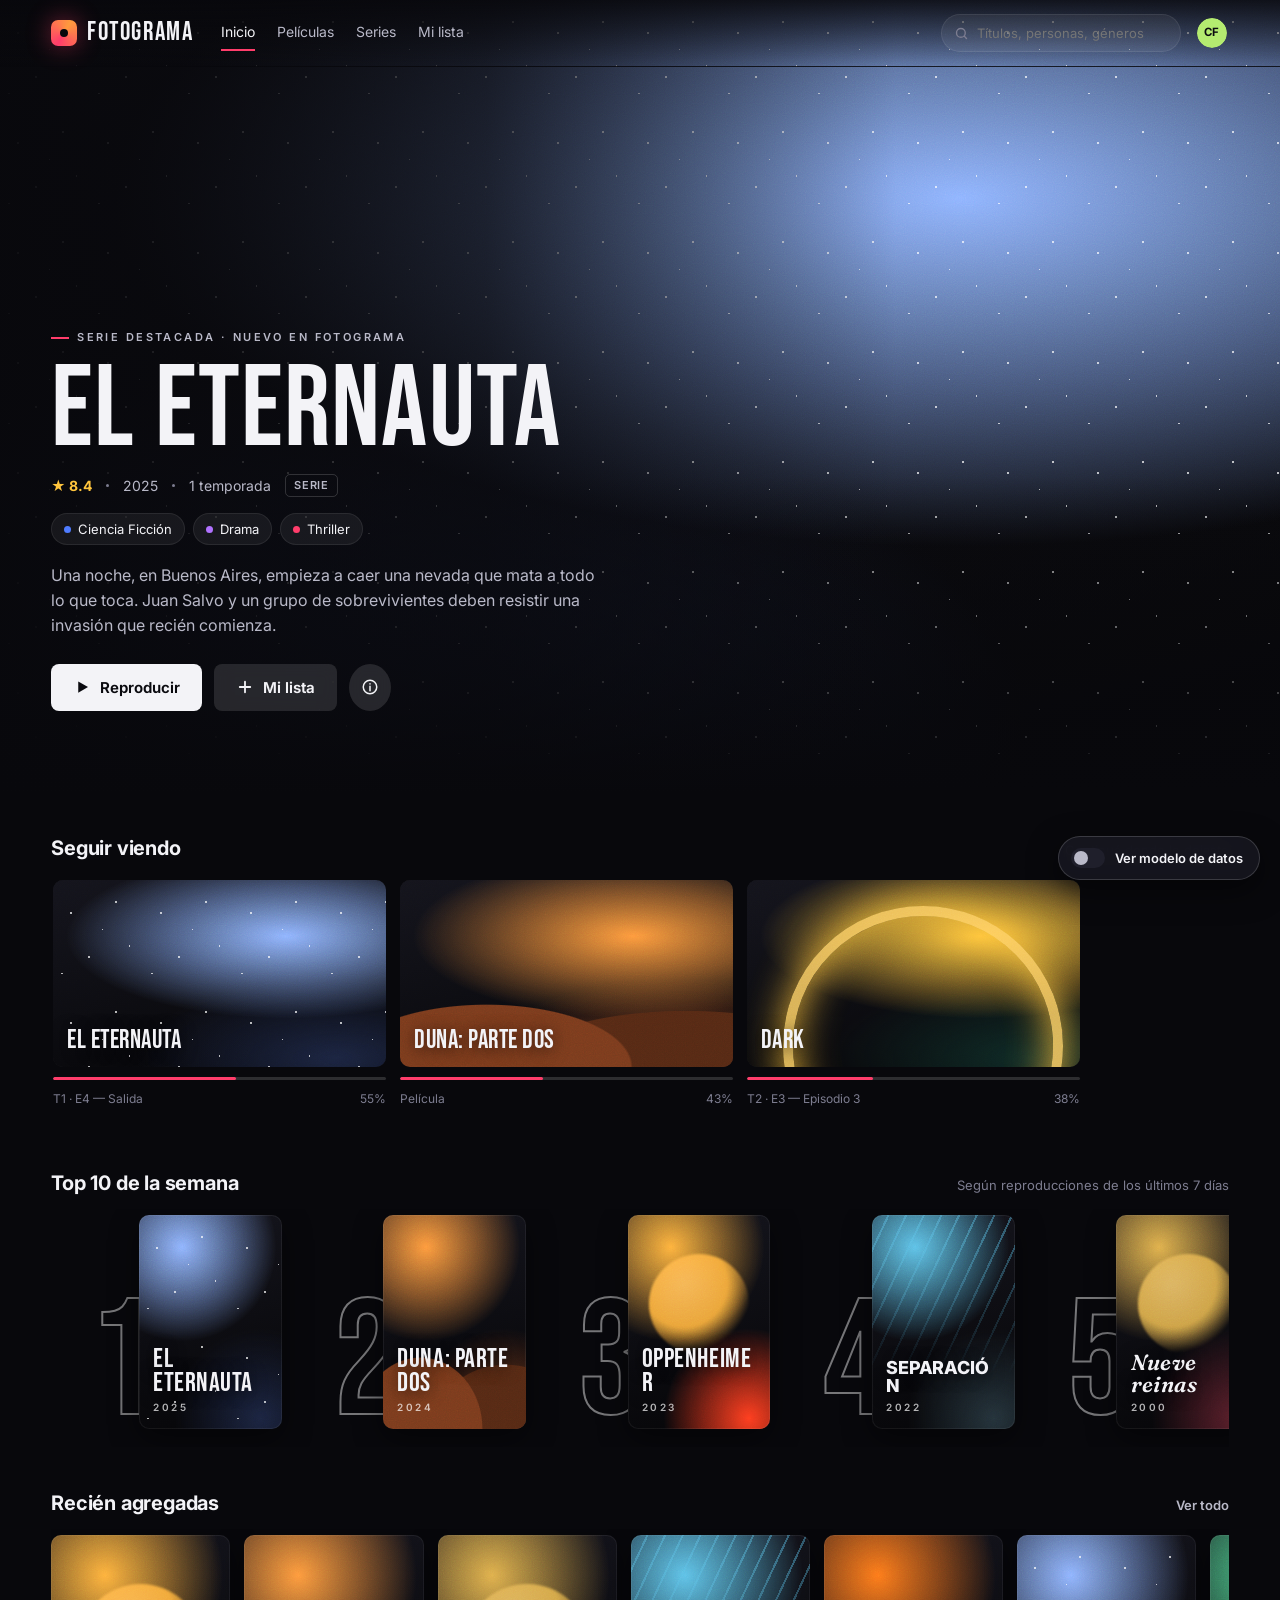
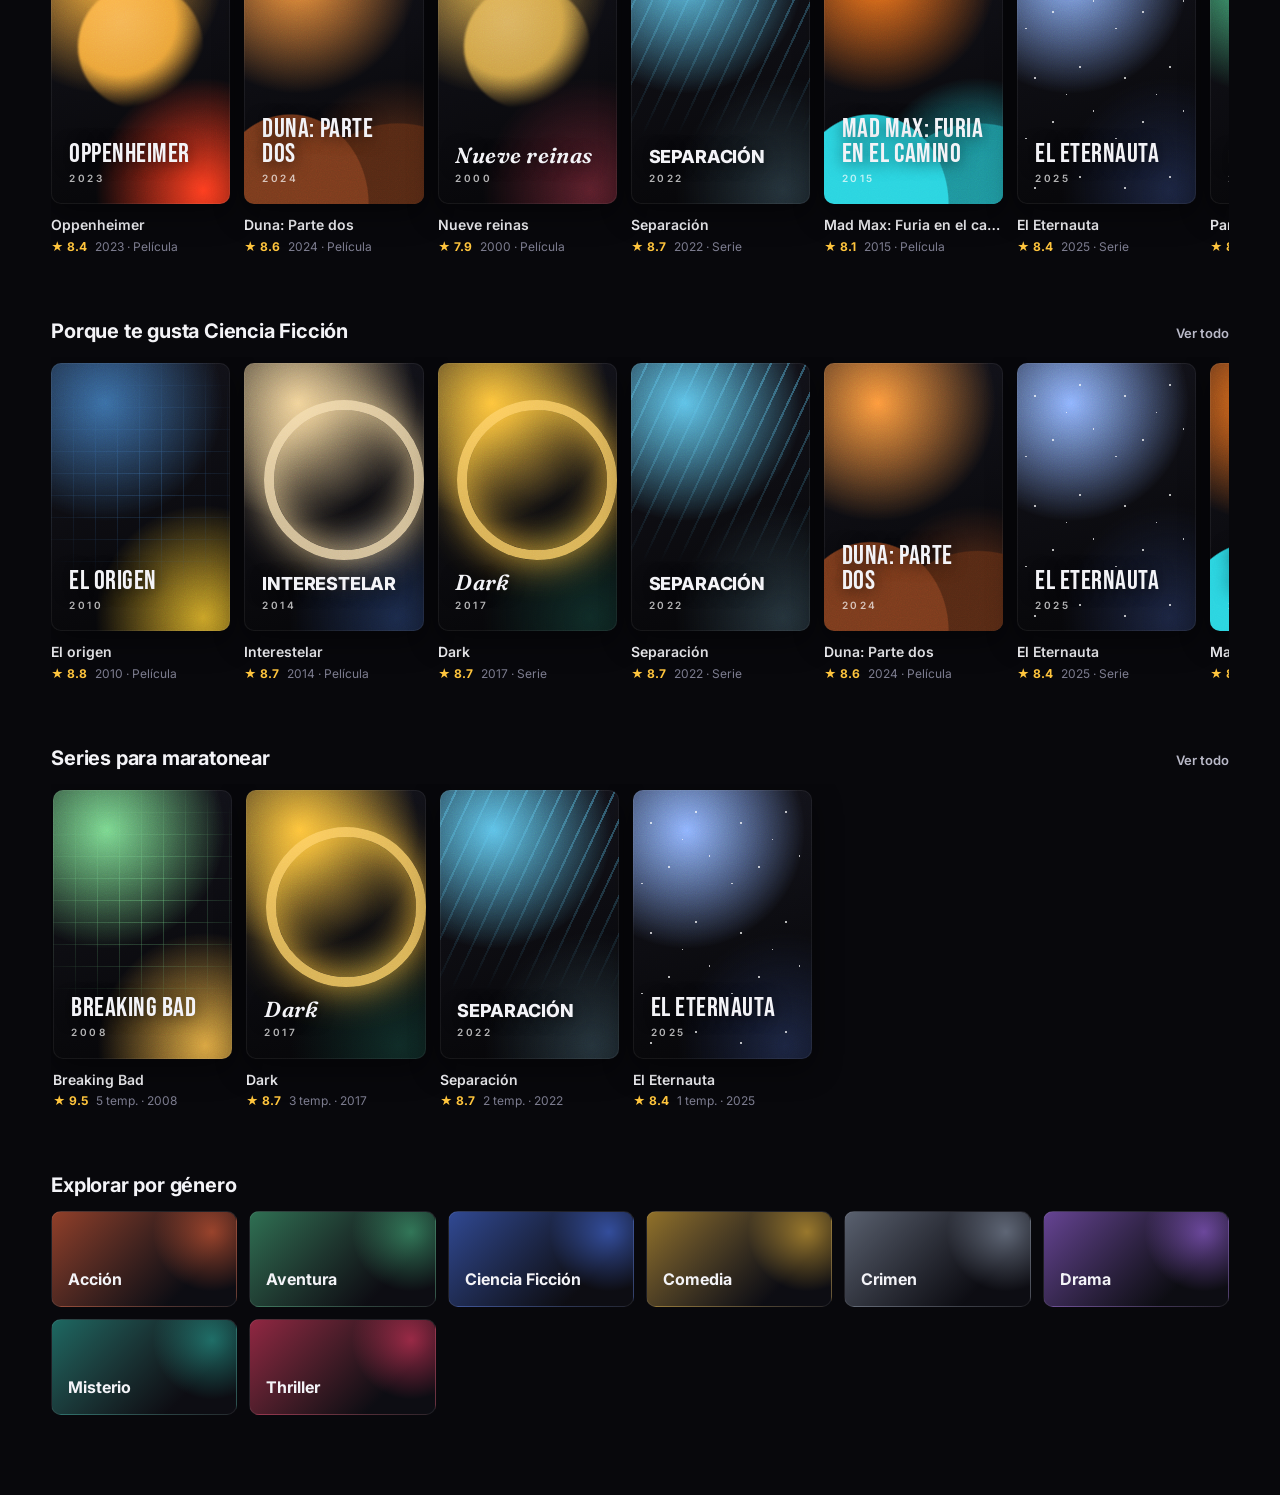
<file: interfaces/index.html>
<!doctype html>
<html lang="es">
<head>
  <meta charset="utf-8">
  <meta name="viewport" content="width=device-width, initial-scale=1">
  <title>Fotograma · Inicio</title>
  <link rel="preconnect" href="https://fonts.googleapis.com">
  <link rel="preconnect" href="https://fonts.gstatic.com" crossorigin>
  <link href="https://fonts.googleapis.com/css2?family=Bebas+Neue&family=Fraunces:ital,opsz,wght@0,9..144,600;1,9..144,600&family=Inter:wght@400;500;600;700;800&family=JetBrains+Mono:wght@500;600;700&display=swap" rel="stylesheet">
  <link rel="stylesheet" href="assets/styles.css">
</head>
<body>
  <header id="nav"></header>
  <main id="app"></main>
  <script src="assets/data.js"></script>
  <script src="assets/core.js"></script>
  <script src="assets/pages.js"></script>
  <script>boot("home", renderHome);</script>
</body>
</html>
</file>
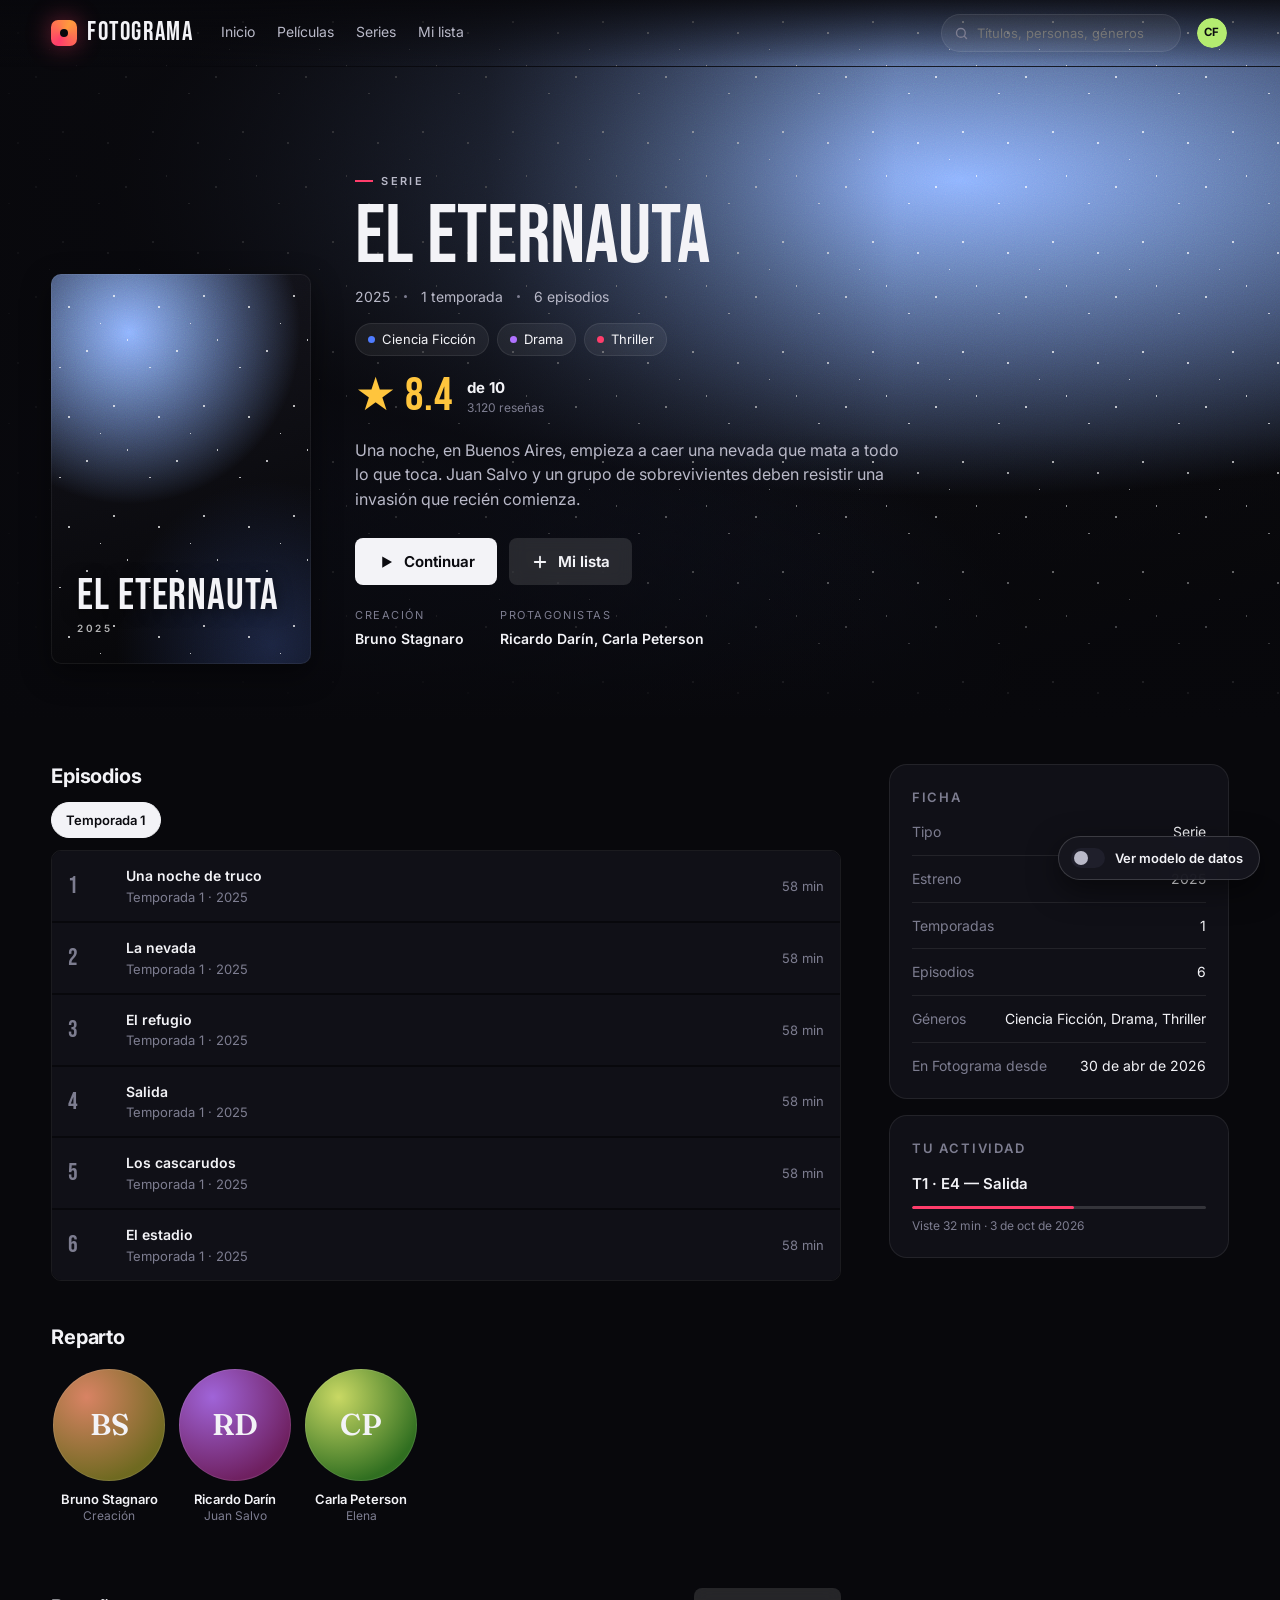
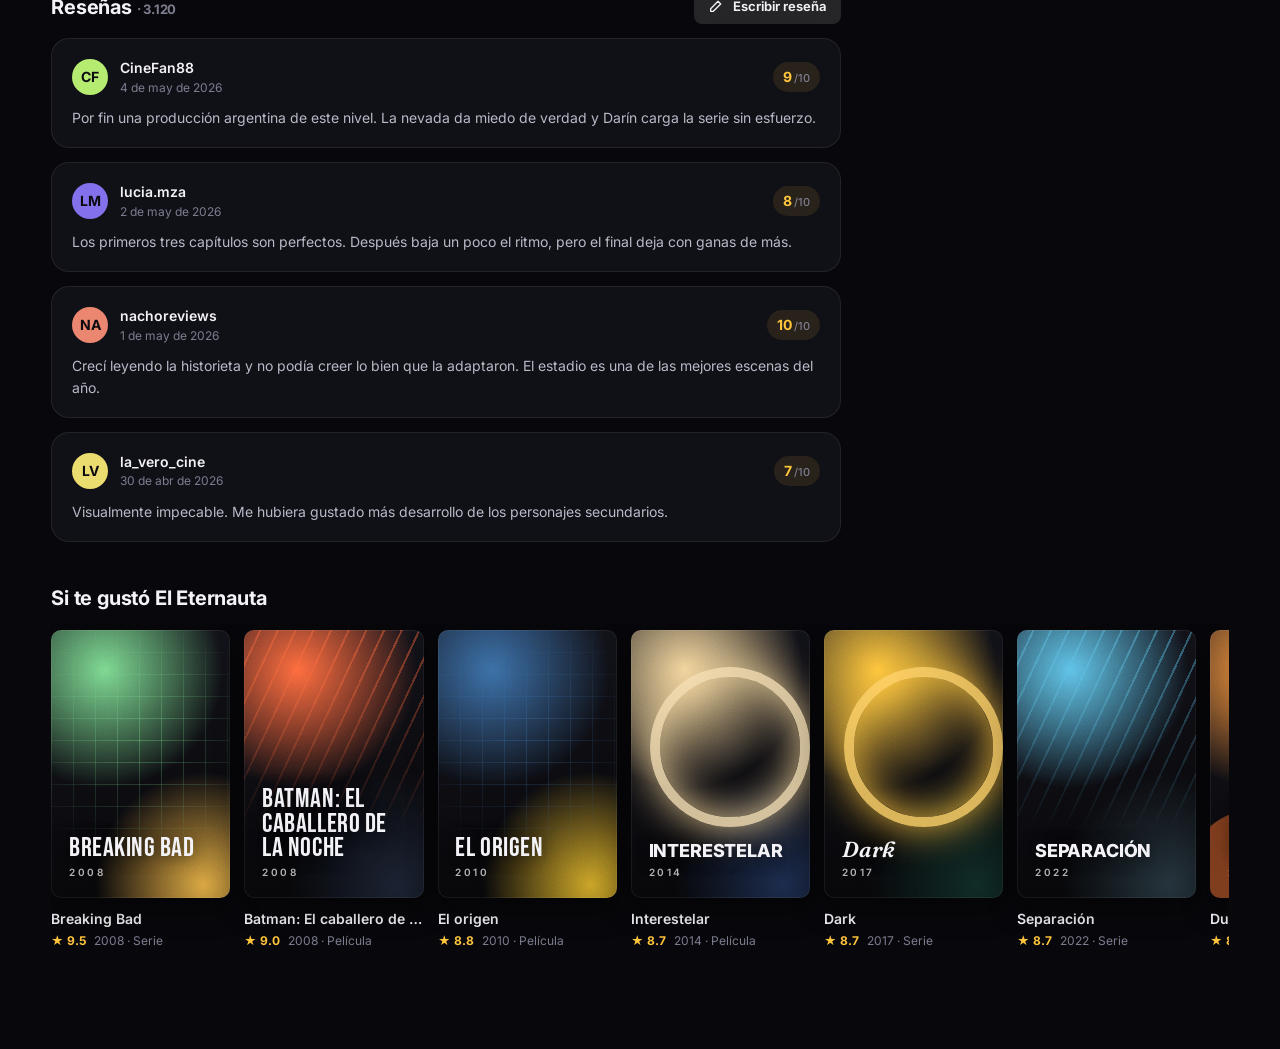
<file: interfaces/detalle.html>
<!doctype html>
<html lang="es">
<head>
  <meta charset="utf-8">
  <meta name="viewport" content="width=device-width, initial-scale=1">
  <title>Fotograma · Detalle</title>
  <link rel="preconnect" href="https://fonts.googleapis.com">
  <link rel="preconnect" href="https://fonts.gstatic.com" crossorigin>
  <link href="https://fonts.googleapis.com/css2?family=Bebas+Neue&family=Fraunces:ital,opsz,wght@0,9..144,600;1,9..144,600&family=Inter:wght@400;500;600;700;800&family=JetBrains+Mono:wght@500;600;700&display=swap" rel="stylesheet">
  <link rel="stylesheet" href="assets/styles.css">
</head>
<body>
  <header id="nav"></header>
  <main id="app"></main>
  <script src="assets/data.js"></script>
  <script src="assets/core.js"></script>
  <script src="assets/pages.js"></script>
  <script>boot("", renderDetail);</script>
</body>
</html>
</file>
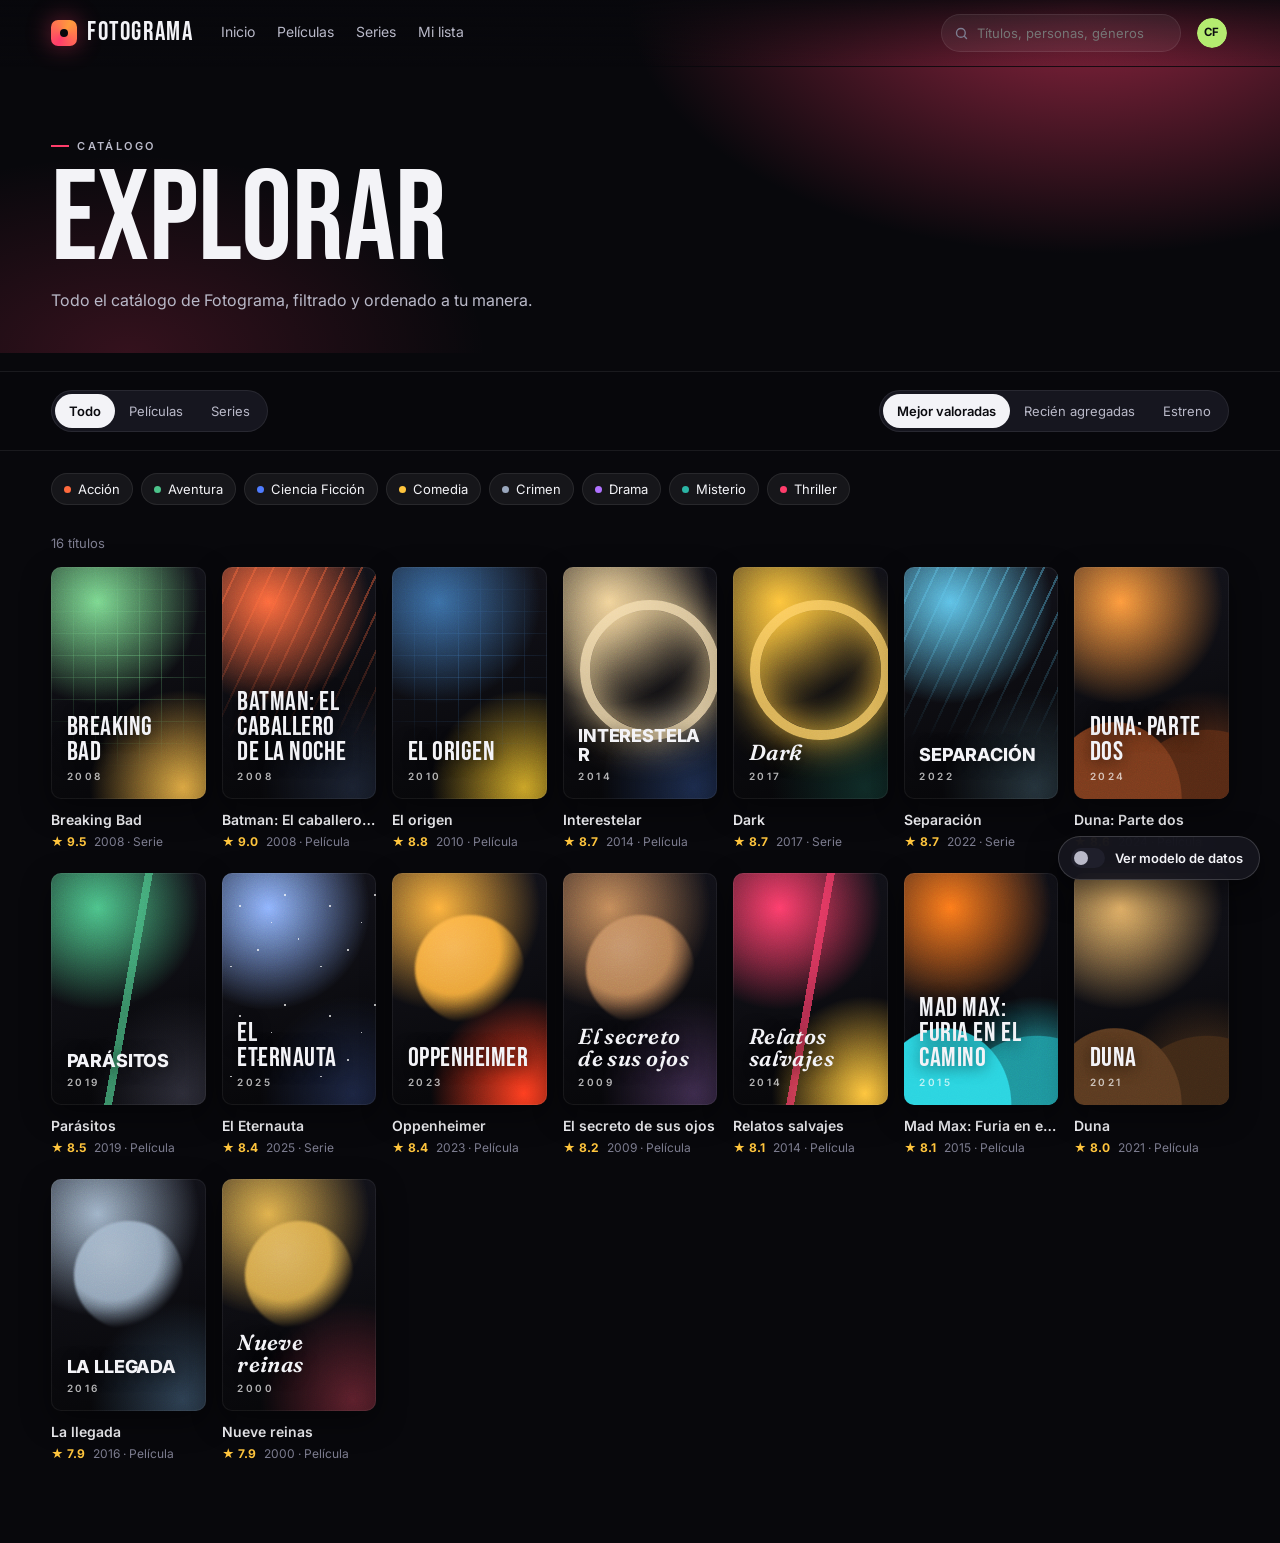
<file: interfaces/genero.html>
<!doctype html>
<html lang="es">
<head>
  <meta charset="utf-8">
  <meta name="viewport" content="width=device-width, initial-scale=1">
  <title>Fotograma · Explorar</title>
  <link rel="preconnect" href="https://fonts.googleapis.com">
  <link rel="preconnect" href="https://fonts.gstatic.com" crossorigin>
  <link href="https://fonts.googleapis.com/css2?family=Bebas+Neue&family=Fraunces:ital,opsz,wght@0,9..144,600;1,9..144,600&family=Inter:wght@400;500;600;700;800&family=JetBrains+Mono:wght@500;600;700&display=swap" rel="stylesheet">
  <link rel="stylesheet" href="assets/styles.css">
</head>
<body>
  <header id="nav"></header>
  <main id="app"></main>
  <script src="assets/data.js"></script>
  <script src="assets/core.js"></script>
  <script src="assets/pages.js"></script>
  <script>boot(params.get("type") ?? "", renderGenre);</script>
</body>
</html>
</file>
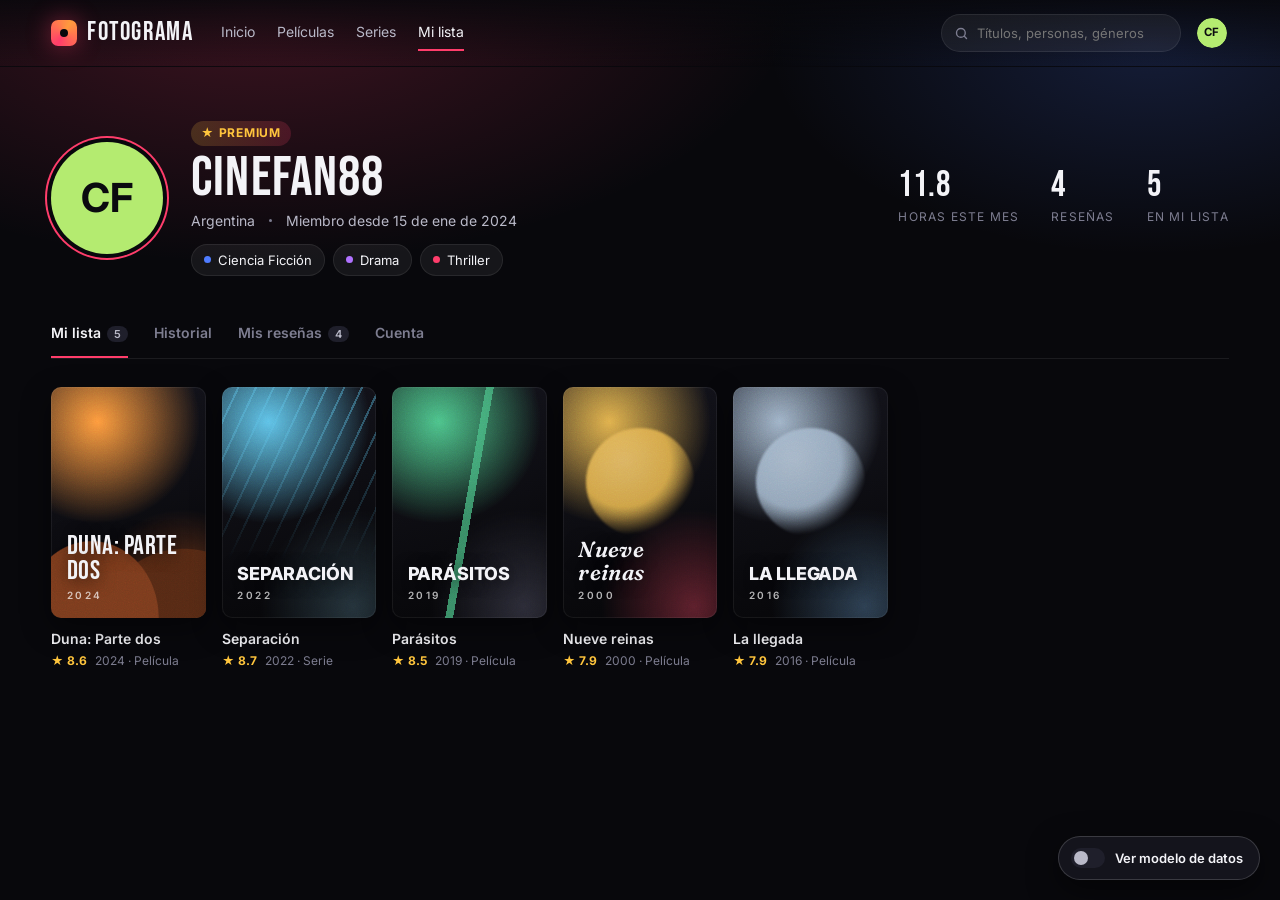
<file: interfaces/perfil.html>
<!doctype html>
<html lang="es">
<head>
  <meta charset="utf-8">
  <meta name="viewport" content="width=device-width, initial-scale=1">
  <title>Fotograma · Mi perfil</title>
  <link rel="preconnect" href="https://fonts.googleapis.com">
  <link rel="preconnect" href="https://fonts.gstatic.com" crossorigin>
  <link href="https://fonts.googleapis.com/css2?family=Bebas+Neue&family=Fraunces:ital,opsz,wght@0,9..144,600;1,9..144,600&family=Inter:wght@400;500;600;700;800&family=JetBrains+Mono:wght@500;600;700&display=swap" rel="stylesheet">
  <link rel="stylesheet" href="assets/styles.css">
</head>
<body>
  <header id="nav"></header>
  <main id="app"></main>
  <script src="assets/data.js"></script>
  <script src="assets/core.js"></script>
  <script src="assets/pages.js"></script>
  <script>boot("profile", renderProfile);</script>
</body>
</html>
</file>
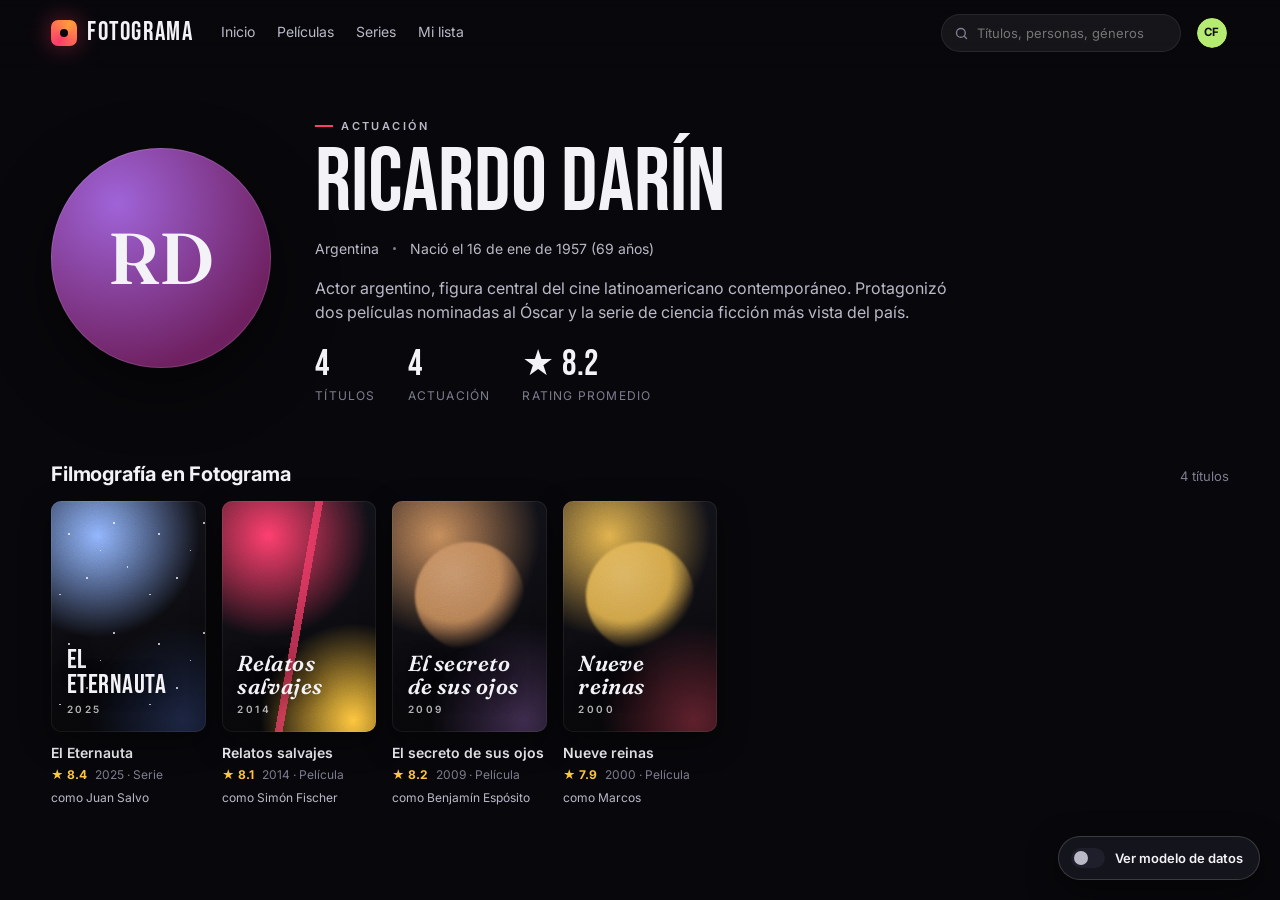
<file: interfaces/persona.html>
<!doctype html>
<html lang="es">
<head>
  <meta charset="utf-8">
  <meta name="viewport" content="width=device-width, initial-scale=1">
  <title>Fotograma · Persona</title>
  <link rel="preconnect" href="https://fonts.googleapis.com">
  <link rel="preconnect" href="https://fonts.gstatic.com" crossorigin>
  <link href="https://fonts.googleapis.com/css2?family=Bebas+Neue&family=Fraunces:ital,opsz,wght@0,9..144,600;1,9..144,600&family=Inter:wght@400;500;600;700;800&family=JetBrains+Mono:wght@500;600;700&display=swap" rel="stylesheet">
  <link rel="stylesheet" href="assets/styles.css">
</head>
<body>
  <header id="nav"></header>
  <main id="app"></main>
  <script src="assets/data.js"></script>
  <script src="assets/core.js"></script>
  <script src="assets/pages.js"></script>
  <script>boot("", renderPerson);</script>
</body>
</html>
</file>
<file: interfaces/assets/styles.css>
/* ==========================================================================
   Fotograma — sistema visual del prototipo
   ========================================================================== */
:root {
  --bg: #08080c;
  --bg-2: #101017;
  --surface: #16161f;
  --surface-2: #1f1f2b;
  --line: rgba(255, 255, 255, .08);
  --line-2: rgba(255, 255, 255, .16);
  --text: #f3f3f7;
  --text-2: #b9b9c8;
  --muted: #7d7d90;
  --brand: #ff3d6b;
  --gold: #ffc53d;
  --ok: #4cc38a;

  /* colores por colección (modo "Ver modelo") */
  --c-media: #4f7cff;
  --c-users: #4cc38a;
  --c-reviews: #ffc53d;
  --c-genres: #b072ff;
  --c-people: #ff6a3d;
  --c-views: #2bd4e0;

  --radius: 10px;
  --radius-lg: 18px;
  --gutter: clamp(16px, 4vw, 56px);
  --font: "Inter", system-ui, -apple-system, "Segoe UI", sans-serif;
  --display: "Bebas Neue", "Oswald", Impact, sans-serif;
  --serif: "Fraunces", Georgia, serif;
  --mono: "JetBrains Mono", ui-monospace, SFMono-Regular, Menlo, monospace;
}

* { box-sizing: border-box; }
html { scroll-behavior: smooth; }
body {
  margin: 0;
  background: var(--bg);
  color: var(--text);
  font: 400 15px/1.55 var(--font);
  -webkit-font-smoothing: antialiased;
  overflow-x: hidden;
}
a { color: inherit; text-decoration: none; }
button { font: inherit; color: inherit; cursor: pointer; }
img { display: block; max-width: 100%; }
h1, h2, h3, p { margin: 0; }

/* ------------------------------------------------------------------ nav */
.nav {
  position: fixed; inset: 0 0 auto 0; z-index: 50;
  display: flex; align-items: center; gap: 28px;
  padding: 14px var(--gutter);
  background: linear-gradient(to bottom, rgba(8, 8, 12, .85), rgba(8, 8, 12, 0));
  transition: background .25s ease, border-color .25s ease;
  border-bottom: 1px solid transparent;
}
.nav.solid { background: rgba(8, 8, 12, .92); backdrop-filter: blur(14px); border-color: var(--line); }
.brand { display: flex; align-items: center; gap: 10px; font: 400 26px/1 var(--display); letter-spacing: .06em; }
.brand-mark {
  width: 26px; height: 26px; border-radius: 7px;
  background: conic-gradient(from 210deg, var(--brand), #ff9a3d, var(--brand));
  display: grid; place-items: center; box-shadow: 0 0 24px rgba(255, 61, 107, .45);
}
.brand-mark::after { content: ""; width: 8px; height: 8px; border-radius: 50%; background: var(--bg); }
.nav-links { display: flex; gap: 22px; font-size: 14px; color: var(--text-2); }
.nav-links a { padding: 6px 0; border-bottom: 2px solid transparent; }
.nav-links a:hover { color: var(--text); }
.nav-links a.active { color: var(--text); border-color: var(--brand); }
.nav-right { margin-left: auto; display: flex; align-items: center; gap: 14px; }
.search {
  display: flex; align-items: center; gap: 8px;
  width: 240px; padding: 8px 12px; border-radius: 999px;
  background: rgba(255, 255, 255, .06); border: 1px solid var(--line);
  color: var(--muted); font-size: 13px;
}
.search input { all: unset; width: 100%; color: var(--text); }
.search svg { flex: none; }
.nav-avatar { width: 34px; height: 34px; border-radius: 50%; overflow: hidden; border: 2px solid transparent; }
.nav-avatar:hover { border-color: var(--brand); }

/* ------------------------------------------------------------- art (mockup) */
/* Los pósters y fondos se generan por CSS: el campo poster/backdrop del
   documento guarda la ruta real, el prototipo dibuja una pieza abstracta. */
.art {
  position: relative; overflow: hidden; isolation: isolate;
  background:
    radial-gradient(120% 80% at var(--x1, 30%) var(--y1, 15%), var(--c1) 0%, transparent 55%),
    radial-gradient(100% 70% at var(--x2, 85%) var(--y2, 95%), var(--c2) 0%, transparent 60%),
    linear-gradient(165deg, var(--d1, #14141c), var(--d2, #050507));
}
.art::before { /* motivo */
  content: ""; position: absolute; z-index: -1; pointer-events: none;
}
.art[data-motif="orb"]::before {
  width: 70%; aspect-ratio: 1; left: 15%; top: 18%; border-radius: 50%;
  background: radial-gradient(circle at 35% 30%, color-mix(in srgb, var(--c1) 85%, white), var(--c1) 45%, transparent 72%);
  filter: blur(1px); opacity: .9;
}
.art[data-motif="ring"]::before {
  width: 78%; aspect-ratio: 1; left: 11%; top: 14%; border-radius: 50%;
  border: 10px solid color-mix(in srgb, var(--c1) 80%, white);
  box-shadow: 0 0 40px var(--c1), inset 0 0 40px var(--c1);
  opacity: .85;
}
.art[data-motif="lines"]::before {
  inset: 0;
  background: repeating-linear-gradient(115deg, transparent 0 14px, color-mix(in srgb, var(--c1) 40%, transparent) 14px 16px);
  mask-image: linear-gradient(to bottom, black 10%, transparent 75%);
}
.art[data-motif="dune"]::before {
  inset: auto -10% 0 -10%; height: 55%;
  background:
    radial-gradient(60% 100% at 30% 100%, var(--c2) 0 60%, transparent 61%),
    radial-gradient(70% 90% at 80% 100%, color-mix(in srgb, var(--c2) 70%, black) 0 60%, transparent 61%);
}
.art[data-motif="split"]::before {
  inset: 0;
  background: linear-gradient(100deg, transparent 0 48%, color-mix(in srgb, var(--c1) 70%, transparent) 48% 52%, transparent 52%);
  filter: blur(.5px);
}
.art[data-motif="grid"]::before {
  inset: 0;
  background:
    linear-gradient(color-mix(in srgb, var(--c1) 35%, transparent) 1px, transparent 1px) 0 0 / 22px 22px,
    linear-gradient(90deg, color-mix(in srgb, var(--c1) 35%, transparent) 1px, transparent 1px) 0 0 / 22px 22px;
  mask-image: radial-gradient(circle at 50% 40%, black, transparent 70%);
}
.art[data-motif="snow"]::before {
  inset: 0;
  background-image:
    radial-gradient(2px 2px at 20% 30%, white 50%, transparent 51%),
    radial-gradient(1.5px 1.5px at 70% 20%, white 50%, transparent 51%),
    radial-gradient(2px 2px at 40% 70%, white 50%, transparent 51%),
    radial-gradient(1px 1px at 85% 60%, white 50%, transparent 51%),
    radial-gradient(1.5px 1.5px at 10% 85%, white 50%, transparent 51%),
    radial-gradient(1px 1px at 55% 45%, white 50%, transparent 51%);
  background-size: 90px 110px; opacity: .7;
}
.art::after { /* grano */
  content: ""; position: absolute; inset: 0; z-index: 1; pointer-events: none; opacity: .18; mix-blend-mode: overlay;
  background-image: url("data:image/svg+xml,%3Csvg xmlns='http://www.w3.org/2000/svg' width='160' height='160'%3E%3Cfilter id='n'%3E%3CfeTurbulence type='fractalNoise' baseFrequency='.9' numOctaves='2'/%3E%3C/filter%3E%3Crect width='100%25' height='100%25' filter='url(%23n)'/%3E%3C/svg%3E");
}

/* ---------------------------------------------------------------- poster */
.poster {
  aspect-ratio: 2 / 3; border-radius: var(--radius);
  display: flex; flex-direction: column; justify-content: flex-end;
  padding: 12% 10%;
  box-shadow: 0 10px 30px rgba(0, 0, 0, .45), inset 0 0 0 1px rgba(255, 255, 255, .06);
}
.poster-title {
  position: relative; z-index: 2;
  font: 400 clamp(18px, 2.1vw, 30px)/.92 var(--display); letter-spacing: .02em; text-transform: uppercase;
  text-shadow: 0 2px 16px rgba(0, 0, 0, .6);
  overflow-wrap: break-word;
}
.poster[data-font="serif"] .poster-title { font: italic 600 clamp(16px, 1.7vw, 24px)/1.02 var(--serif); text-transform: none; }
.poster[data-font="sans"] .poster-title { font: 800 clamp(14px, 1.4vw, 19px)/1.05 var(--font); letter-spacing: -.01em; }
.poster-year { position: relative; z-index: 2; margin-top: 6px; font: 600 10px/1 var(--font); letter-spacing: .25em; color: rgba(255, 255, 255, .7); }
/* miniaturas: el título ya se muestra al lado */
.poster.sm .poster-title { display: none; }
.poster.lg .poster-title { font-size: 44px; }
.poster.lg[data-font="serif"] .poster-title { font-size: 34px; }
.poster.lg[data-font="sans"] .poster-title { font-size: 26px; }

/* ------------------------------------------------------------------ hero */
.hero { position: relative; min-height: min(88vh, 820px); display: flex; align-items: flex-end; }
.hero-bg { position: absolute; inset: 0; }
.hero-bg.art[data-motif="orb"]::before,
.hero-bg.art[data-motif="ring"]::before { width: 42%; left: auto; right: 6%; top: 10%; }
.hero::after {
  content: ""; position: absolute; inset: 0; pointer-events: none;
  background:
    linear-gradient(90deg, rgba(8, 8, 12, .96) 0%, rgba(8, 8, 12, .7) 38%, rgba(8, 8, 12, 0) 70%),
    linear-gradient(0deg, var(--bg) 0%, rgba(8, 8, 12, 0) 40%);
}
.hero-content { position: relative; z-index: 2; padding: 0 var(--gutter) clamp(48px, 9vh, 96px); width: 100%; max-width: 720px; min-width: 0; }
.eyebrow { display: inline-flex; align-items: center; gap: 8px; font: 600 11px/1 var(--font); letter-spacing: .22em; text-transform: uppercase; color: var(--text-2); }
.eyebrow::before { content: ""; width: 18px; height: 2px; background: var(--brand); }
.hero-title { margin: 16px 0 14px; font: 400 clamp(48px, 9vw, 128px)/.86 var(--display); letter-spacing: .01em; text-transform: uppercase; }
.meta { display: flex; flex-wrap: wrap; align-items: center; gap: 8px 14px; color: var(--text-2); font-size: 14px; }
.meta .dot { width: 3px; height: 3px; border-radius: 50%; background: var(--muted); }
.score { display: inline-flex; align-items: center; gap: 5px; color: var(--gold); font-weight: 700; }
.badge { padding: 2px 8px; border-radius: 5px; border: 1px solid var(--line-2); font-size: 11px; font-weight: 600; letter-spacing: .06em; text-transform: uppercase; color: var(--text-2); }
.chips { display: flex; flex-wrap: wrap; gap: 8px; margin-top: 16px; }
.chip {
  display: inline-flex; align-items: center; gap: 7px;
  padding: 5px 12px; border-radius: 999px; font-size: 13px; color: var(--text);
  background: rgba(255, 255, 255, .06); border: 1px solid var(--line);
  transition: background .2s, border-color .2s;
}
.chip::before { content: ""; width: 7px; height: 7px; border-radius: 50%; background: var(--g, var(--brand)); }
.chip:hover { background: rgba(255, 255, 255, .12); border-color: var(--line-2); }
.hero-plot { margin-top: 18px; max-width: 560px; color: var(--text-2); font-size: 16px; display: -webkit-box; -webkit-line-clamp: 3; -webkit-box-orient: vertical; overflow: hidden; }
.actions { display: flex; flex-wrap: wrap; gap: 12px; margin-top: 26px; }
.btn {
  display: inline-flex; align-items: center; gap: 9px;
  padding: 12px 22px; border-radius: 8px; border: 0;
  font-weight: 650; font-size: 15px; transition: transform .15s, background .2s;
}
.btn:active { transform: scale(.97); }
.btn-primary { background: var(--text); color: #0a0a0f; }
.btn-primary:hover { background: #fff; }
.btn-ghost { background: rgba(255, 255, 255, .12); color: var(--text); backdrop-filter: blur(8px); }
.btn-ghost:hover { background: rgba(255, 255, 255, .2); }
.btn-icon { padding: 12px; border-radius: 50%; }
.btn-sm { padding: 8px 14px; font-size: 13px; }

/* ------------------------------------------------------------------ rows */
main { padding-bottom: 80px; }
.section { position: relative; padding: 0 var(--gutter); margin-top: 44px; }
.section-head { display: flex; align-items: baseline; justify-content: space-between; gap: 16px; margin-bottom: 14px; }
.section-title { font: 700 20px/1.2 var(--font); letter-spacing: -.01em; }
.section-sub { color: var(--muted); font-size: 13px; }
.link-more { color: var(--text-2); font-size: 13px; font-weight: 600; }
.link-more:hover { color: var(--text); }
.row {
  display: grid; grid-auto-flow: column; grid-auto-columns: clamp(130px, 14vw, 190px); gap: 14px;
  overflow-x: auto; scroll-snap-type: x mandatory; padding: 6px 2px 18px;
  scrollbar-width: none;
}
.row::-webkit-scrollbar { display: none; }
.row > * { scroll-snap-align: start; }

.card { display: block; position: relative; }
.card .poster { transition: transform .25s ease, box-shadow .25s ease; }
.card:hover .poster { transform: translateY(-4px) scale(1.03); box-shadow: 0 18px 40px rgba(0, 0, 0, .6), inset 0 0 0 1px rgba(255, 255, 255, .18); }
.card-info { margin-top: 10px; }
.card-title { font-size: 14px; font-weight: 600; white-space: nowrap; overflow: hidden; text-overflow: ellipsis; }
.card-meta { display: flex; gap: 8px; align-items: center; color: var(--muted); font-size: 12px; margin-top: 2px; }
.card-meta .score { font-size: 12px; }

/* Top 10 */
.row.top { grid-auto-columns: clamp(170px, 18vw, 240px); }
.top-card { display: grid; grid-template-columns: 38% 62%; align-items: end; }
.top-num {
  font: 400 clamp(110px, 13vw, 170px)/.78 var(--display); text-align: right; margin-right: -10px;
  color: var(--bg); -webkit-text-stroke: 2px rgba(255, 255, 255, .45); letter-spacing: -.04em;
}
.top-card:hover .top-num { -webkit-text-stroke-color: var(--text); }

/* Seguir viendo */
.row.wide { grid-auto-columns: clamp(240px, 26vw, 340px); }
.continue .thumb { aspect-ratio: 16 / 9; border-radius: var(--radius); display: flex; align-items: flex-end; padding: 14px; }
.continue .thumb .poster-title { font-size: 26px; }
.progress { height: 3px; background: rgba(255, 255, 255, .15); border-radius: 3px; margin-top: 10px; overflow: hidden; }
.progress > span { display: block; height: 100%; background: var(--brand); border-radius: 3px; }
.continue .card-meta { justify-content: space-between; }

/* Géneros */
.genre-grid { display: grid; grid-template-columns: repeat(auto-fill, minmax(170px, 1fr)); gap: 12px; }
.genre-tile {
  position: relative; overflow: hidden; height: 96px; border-radius: var(--radius);
  padding: 14px 16px; display: flex; align-items: flex-end;
  background: linear-gradient(135deg, color-mix(in srgb, var(--g) 55%, #0b0b10), #0d0d13 75%);
  border: 1px solid var(--line); font-weight: 700; font-size: 16px;
  transition: transform .2s, border-color .2s;
}
.genre-tile::after {
  content: ""; position: absolute; width: 120px; height: 120px; right: -36px; top: -40px; border-radius: 50%;
  background: radial-gradient(circle, var(--g), transparent 70%); opacity: .55;
}
.genre-tile:hover { transform: translateY(-3px); border-color: color-mix(in srgb, var(--g) 60%, transparent); }

/* ---------------------------------------------------------- detalle */
.detail-hero { min-height: min(80vh, 740px); padding-top: 96px; }
.detail-grid { position: relative; z-index: 2; display: grid; grid-template-columns: 260px 1fr; gap: 44px; align-items: end; padding: 0 var(--gutter) 56px; width: 100%; }
.detail-grid .poster { width: 100%; }
.detail-title { margin: 12px 0 12px; font: 400 clamp(46px, 6.5vw, 92px)/.88 var(--display); text-transform: uppercase; }
.original { color: var(--muted); font-size: 14px; margin-top: -4px; margin-bottom: 12px; font-style: italic; }
.rating-big { display: flex; align-items: center; gap: 14px; margin-top: 18px; }
.rating-big .num { font: 400 46px/1 var(--display); color: var(--gold); letter-spacing: .02em; }
.rating-big small { display: block; color: var(--muted); font-size: 12px; }
.credits { display: flex; gap: 36px; margin-top: 22px; font-size: 14px; }
.credits dt { color: var(--muted); font-size: 11px; letter-spacing: .14em; text-transform: uppercase; margin-bottom: 4px; }
.credits dd { margin: 0; font-weight: 600; }
.credits a:hover { color: var(--brand); }

.two-col { display: grid; grid-template-columns: minmax(0, 1fr) 340px; gap: 48px; }
.two-col > *, .detail-grid > * { min-width: 0; }
.stack { display: grid; grid-template-columns: minmax(0, 1fr); align-content: start; }
.cast-row { grid-auto-columns: 112px; }
.person-card { text-align: center; }
.portrait { width: 100%; aspect-ratio: 1; border-radius: 50%; display: grid; place-items: center; font: 600 30px/1 var(--serif); box-shadow: inset 0 0 0 1px rgba(255,255,255,.1); transition: transform .2s; }
.person-card:hover .portrait { transform: scale(1.05); }
.person-name { margin-top: 10px; font-size: 13px; font-weight: 600; line-height: 1.25; }
.person-role { color: var(--muted); font-size: 12px; }

.seasons-tabs { display: flex; gap: 6px; flex-wrap: wrap; margin-bottom: 12px; }
.tab-btn { padding: 7px 14px; border-radius: 999px; border: 1px solid var(--line); background: transparent; font-size: 13px; color: var(--text-2); }
.tab-btn.active { background: var(--text); color: #0a0a0f; border-color: var(--text); font-weight: 600; }
.episodes { display: grid; gap: 2px; border-radius: var(--radius); overflow: hidden; border: 1px solid var(--line); }
.episode { display: grid; grid-template-columns: 44px 1fr auto; gap: 14px; align-items: center; padding: 14px 16px; background: var(--bg-2); }
.episode:hover { background: var(--surface); }
.episode .n { font: 400 24px/1 var(--display); color: var(--muted); }
.episode .t { font-weight: 600; font-size: 14px; }
.episode .d { color: var(--muted); font-size: 13px; }

.panel { background: var(--bg-2); border: 1px solid var(--line); border-radius: var(--radius-lg); padding: 22px; }
.panel h3 { font-size: 13px; font-weight: 600; letter-spacing: .14em; text-transform: uppercase; color: var(--muted); margin-bottom: 14px; }
.facts { display: grid; gap: 12px; font-size: 14px; }
.facts div { display: flex; justify-content: space-between; gap: 12px; padding-bottom: 12px; border-bottom: 1px solid var(--line); }
.facts div:last-child { border: 0; padding: 0; }
.facts span:first-child { color: var(--muted); }

.reviews { display: grid; gap: 14px; }
.review { padding: 18px 20px; border-radius: var(--radius-lg); background: var(--bg-2); border: 1px solid var(--line); }
.review-head { display: flex; align-items: center; gap: 12px; margin-bottom: 10px; }
.review-head .who { font-weight: 600; font-size: 14px; }
.review-head .when { color: var(--muted); font-size: 12px; }
.review-score { margin-left: auto; display: inline-flex; align-items: baseline; gap: 2px; padding: 4px 10px; border-radius: 999px; background: rgba(255, 197, 61, .1); color: var(--gold); font-weight: 700; font-size: 14px; }
.review-score small { color: var(--muted); font-weight: 500; font-size: 11px; }
.review p { color: var(--text-2); font-size: 14px; }
.review .on { display: flex; align-items: center; gap: 12px; margin-bottom: 12px; }
.review .on .poster { width: 42px; padding: 4px; border-radius: 6px; }
.review .on .poster-title { font-size: 9px; }
.avatar { width: 36px; height: 36px; border-radius: 50%; display: grid; place-items: center; font-weight: 700; font-size: 14px; color: #0a0a0f; flex: none; }
.empty { padding: 28px; text-align: center; color: var(--muted); border: 1px dashed var(--line-2); border-radius: var(--radius-lg); }

/* ------------------------------------------------------------ persona */
.page-top { padding-top: 110px; }
.person-hero { display: grid; grid-template-columns: 220px 1fr; gap: 44px; align-items: center; padding: 0 var(--gutter); }
.person-hero .portrait { font-size: 72px; box-shadow: 0 20px 60px rgba(0, 0, 0, .5), inset 0 0 0 1px rgba(255,255,255,.12); }
.person-hero h1 { font: 400 clamp(48px, 7vw, 96px)/.9 var(--display); text-transform: uppercase; margin: 10px 0 14px; }
.person-hero .bio { color: var(--text-2); max-width: 640px; font-size: 16px; margin-top: 16px; }
.stats { display: flex; flex-wrap: wrap; gap: 32px; margin-top: 22px; }
.stat b { display: block; font: 400 36px/1 var(--display); letter-spacing: .02em; }
.stat span { color: var(--muted); font-size: 12px; letter-spacing: .1em; text-transform: uppercase; }

.grid { display: grid; grid-template-columns: repeat(auto-fill, minmax(150px, 1fr)); gap: 22px 16px; }
.role-tag { display: inline-block; margin-top: 4px; font-size: 12px; color: var(--text-2); }

/* -------------------------------------------------------------- género */
.genre-hero { position: relative; padding: 130px var(--gutter) 40px; overflow: hidden; }
.genre-hero::before {
  content: ""; position: absolute; inset: 0; z-index: -1;
  background:
    radial-gradient(60% 120% at 85% 0%, color-mix(in srgb, var(--g) 55%, transparent), transparent 60%),
    radial-gradient(40% 80% at 10% 100%, color-mix(in srgb, var(--g) 18%, transparent), transparent 70%);
}
.genre-hero h1 { font: 400 clamp(60px, 10vw, 140px)/.85 var(--display); text-transform: uppercase; margin: 14px 0 12px; }
.genre-hero p { color: var(--text-2); max-width: 560px; font-size: 16px; }
.toolbar { display: flex; flex-wrap: wrap; align-items: center; justify-content: space-between; gap: 14px; padding: 18px var(--gutter); margin-top: 18px; border-block: 1px solid var(--line); position: sticky; top: 63px; z-index: 10; background: rgba(8, 8, 12, .92); backdrop-filter: blur(12px); }
.segmented { display: inline-flex; padding: 3px; border-radius: 999px; background: var(--surface); border: 1px solid var(--line); }
.segmented button { border: 0; background: transparent; padding: 7px 14px; border-radius: 999px; font-size: 13px; color: var(--text-2); }
.segmented button.active { background: var(--text); color: #0a0a0f; font-weight: 600; }
.genre-chips { display: flex; gap: 8px; flex-wrap: wrap; }

/* -------------------------------------------------------------- perfil */
.profile-head { position: relative; padding: 120px var(--gutter) 0; }
.profile-head::before {
  content: ""; position: absolute; inset: 0 0 -80px 0; z-index: -1;
  background: radial-gradient(70% 100% at 20% 0%, rgba(255, 61, 107, .22), transparent 60%), radial-gradient(50% 80% at 90% 10%, rgba(79, 124, 255, .18), transparent 60%);
}
.profile-card { display: grid; grid-template-columns: auto 1fr auto; gap: 28px; align-items: center; }
.profile-card .avatar { width: 112px; height: 112px; font-size: 40px; box-shadow: 0 0 0 4px var(--bg), 0 0 0 6px var(--brand); }
.profile-card h1 { font: 400 56px/.9 var(--display); letter-spacing: .02em; }
.plan { display: inline-flex; align-items: center; gap: 6px; padding: 3px 10px; border-radius: 999px; background: linear-gradient(90deg, rgba(255, 197, 61, .18), rgba(255, 61, 107, .18)); color: var(--gold); font-size: 12px; font-weight: 700; letter-spacing: .06em; text-transform: uppercase; }
.tabs { display: flex; gap: 26px; margin-top: 34px; border-bottom: 1px solid var(--line); overflow-x: auto; scrollbar-width: none; }
.tabs button { border: 0; background: none; padding: 12px 0; color: var(--muted); font-weight: 600; font-size: 14px; border-bottom: 2px solid transparent; white-space: nowrap; }
.tabs button.active { color: var(--text); border-color: var(--brand); }
.tabs .count { margin-left: 6px; padding: 1px 7px; border-radius: 999px; background: var(--surface-2); font-size: 11px; color: var(--text-2); }
.tab-panel { padding: 28px var(--gutter) 0; }

.history { display: grid; gap: 26px; }
.history-day h4 { margin: 0 0 10px; color: var(--muted); font-size: 12px; font-weight: 600; letter-spacing: .14em; text-transform: uppercase; }
.history-item { display: grid; grid-template-columns: 54px 1fr auto; gap: 16px; align-items: center; padding: 10px 12px; border-radius: var(--radius); }
.history-item:hover { background: var(--bg-2); }
.history-item .poster { width: 54px; padding: 5px; border-radius: 6px; }
.history-item .poster-title { font-size: 10px; }
.history-item .t { font-weight: 600; font-size: 14px; }
.history-item .s { color: var(--muted); font-size: 13px; }
.history-item .time { color: var(--text-2); font-size: 13px; text-align: right; }
.pill { display: inline-block; padding: 2px 8px; border-radius: 999px; font-size: 11px; font-weight: 600; }
.pill.ok { background: rgba(76, 195, 138, .12); color: var(--ok); }
.pill.mid { background: rgba(255, 61, 107, .12); color: var(--brand); }

.account { display: grid; grid-template-columns: repeat(auto-fit, minmax(280px, 1fr)); gap: 16px; }
.pay { display: flex; align-items: center; gap: 14px; padding: 14px 0; border-bottom: 1px solid var(--line); }
.pay:last-child { border: 0; }
.pay-logo { width: 46px; height: 30px; border-radius: 6px; display: grid; place-items: center; font-size: 11px; font-weight: 800; letter-spacing: .04em; }

/* ---------------------------------------------------- modo "Ver modelo" */
.model-toggle {
  position: fixed; right: 20px; bottom: 20px; z-index: 80;
  display: inline-flex; align-items: center; gap: 10px;
  padding: 11px 16px 11px 12px; border-radius: 999px; border: 1px solid var(--line-2);
  background: rgba(22, 22, 31, .92); backdrop-filter: blur(10px);
  font-size: 13px; font-weight: 600; box-shadow: 0 10px 30px rgba(0, 0, 0, .5);
}
.model-toggle .sw { width: 34px; height: 20px; border-radius: 999px; background: var(--surface-2); position: relative; transition: background .2s; }
.model-toggle .sw::after { content: ""; position: absolute; top: 3px; left: 3px; width: 14px; height: 14px; border-radius: 50%; background: var(--text-2); transition: transform .2s, background .2s; }
body.model .model-toggle .sw { background: var(--c-media); }
body.model .model-toggle .sw::after { transform: translateX(14px); background: #fff; }

[data-col] { position: relative; }
.q-tag { display: none; }
body.model [data-col] { outline: 1.5px dashed var(--cc); outline-offset: 8px; border-radius: 4px; }
body.model .q-tag {
  display: inline-flex; align-items: center; gap: 8px; position: absolute; z-index: 30; top: -18px; left: 0;
  max-width: calc(100% - 8px); padding: 4px 10px 4px 4px; border-radius: 999px; border: 0;
  background: var(--cc); color: #07070b; font: 600 11.5px/1.2 var(--mono);
  box-shadow: 0 6px 20px rgba(0, 0, 0, .5); cursor: pointer;
}
.q-tag b { padding: 2px 8px; border-radius: 999px; background: rgba(0, 0, 0, .78); color: var(--cc); font-weight: 700; }
.q-tag span { white-space: nowrap; overflow: hidden; text-overflow: ellipsis; }
[data-col="media"]   { --cc: var(--c-media); }
[data-col="users"]   { --cc: var(--c-users); }
[data-col="reviews"] { --cc: var(--c-reviews); }
[data-col="genres"]  { --cc: var(--c-genres); }
[data-col="people"]  { --cc: var(--c-people); }
[data-col="views"]   { --cc: var(--c-views); }

.drawer-backdrop { position: fixed; inset: 0; z-index: 90; background: rgba(0, 0, 0, .55); opacity: 0; pointer-events: none; transition: opacity .2s; }
.drawer {
  position: fixed; z-index: 95; top: 0; right: 0; bottom: 0; width: min(560px, 100vw);
  background: #0c0c12; border-left: 1px solid var(--line-2); transform: translateX(100%); transition: transform .28s ease;
  display: flex; flex-direction: column;
}
.drawer.open { transform: none; }
.drawer.open + .drawer-backdrop, .drawer-backdrop.open { opacity: 1; pointer-events: auto; }
.drawer header { display: flex; align-items: center; gap: 12px; padding: 18px 20px; border-bottom: 1px solid var(--line); }
.drawer header h3 { font-size: 15px; }
.drawer header button { margin-left: auto; background: none; border: 0; font-size: 22px; color: var(--muted); }
.drawer .body { padding: 20px; overflow-y: auto; display: grid; grid-template-columns: minmax(0, 1fr); gap: 18px; align-content: start; }
.drawer .label { font-size: 11px; letter-spacing: .14em; text-transform: uppercase; color: var(--muted); margin-bottom: 8px; }
.drawer .why { color: var(--text-2); font-size: 14px; }
.col-pill { display: inline-flex; align-items: center; gap: 6px; padding: 3px 10px; border-radius: 999px; background: var(--cc); color: #07070b; font: 700 12px/1.4 var(--mono); }
pre.code {
  margin: 0; padding: 14px 16px; border-radius: var(--radius); background: #12121a; border: 1px solid var(--line);
  font: 12.5px/1.6 var(--mono); color: #d7d7e4; overflow-x: auto; white-space: pre;
}
pre.code .k { color: #8fb4ff; } pre.code .s { color: #a6e3a1; } pre.code .n { color: #ffc53d; } pre.code .f { color: #ff8fb1; } pre.code .c { color: #6c6c80; }

/* ---------------------------------------------------------- responsive */
@media (max-width: 900px) {
  .nav-links, .search { display: none; }
  .detail-grid { grid-template-columns: minmax(0, 1fr); }
  .detail-grid .poster { width: 150px; }
  .two-col { grid-template-columns: minmax(0, 1fr); }
  .poster.lg .poster-title { font-size: 26px; }
  .poster.lg[data-font="serif"] .poster-title { font-size: 22px; }
  .poster.lg[data-font="sans"] .poster-title { font-size: 18px; }
  .person-hero { grid-template-columns: 1fr; }
  .person-hero .portrait { width: 150px; }
  .profile-card { grid-template-columns: auto 1fr; }
  .profile-card > :last-child { grid-column: 1 / -1; }
  .profile-card .avatar { width: 80px; height: 80px; font-size: 30px; }
  .profile-card h1 { font-size: 40px; }
  .credits { flex-wrap: wrap; gap: 18px 28px; }
  .toolbar { top: 55px; }
  .history-item { grid-template-columns: 46px 1fr; }
  .history-item .time { grid-column: 2; text-align: left; }
  .model-toggle { right: 12px; bottom: 12px; }
}

/* etiquetas de secciones que arrancan pegadas al borde superior (debajo de la nav) */
body.model .hero > .q-tag,
body.model .profile-head > .q-tag,
body.model .genre-hero > .q-tag { top: 76px; left: var(--gutter); }
</file>
